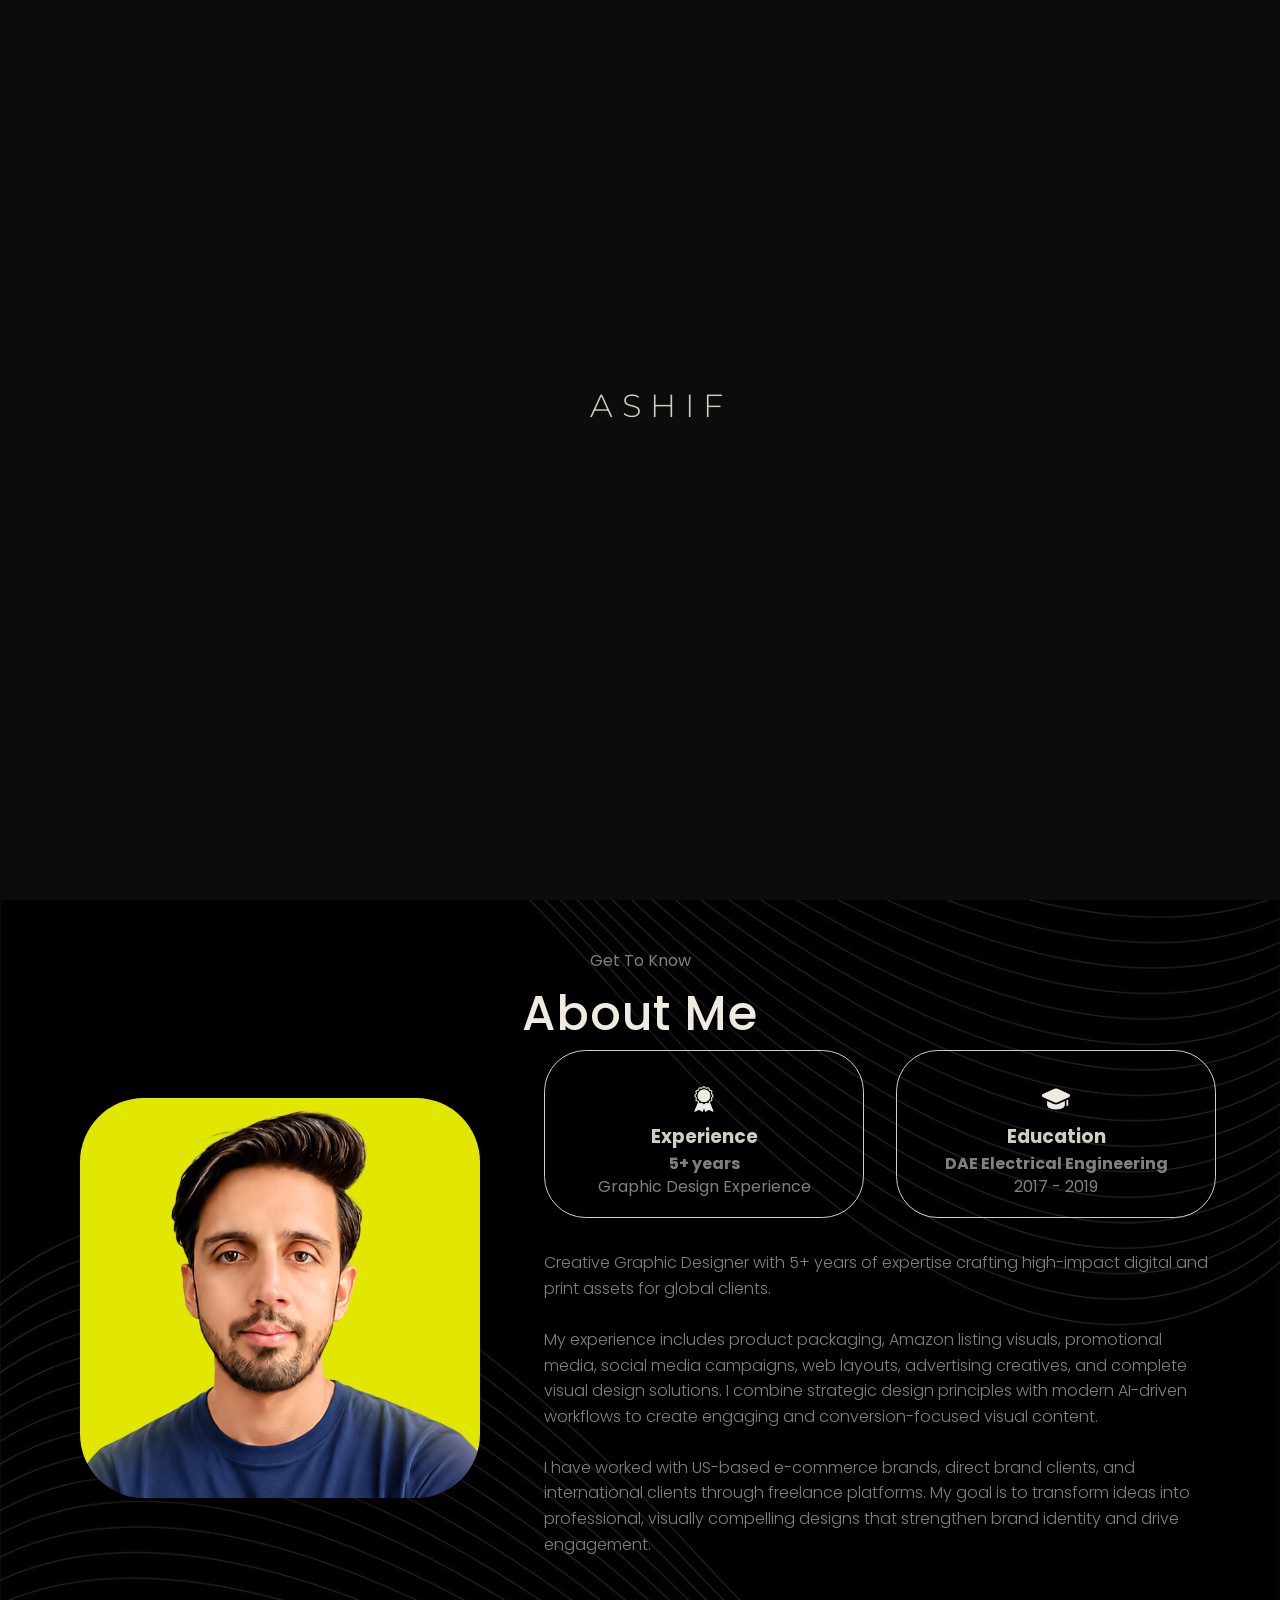
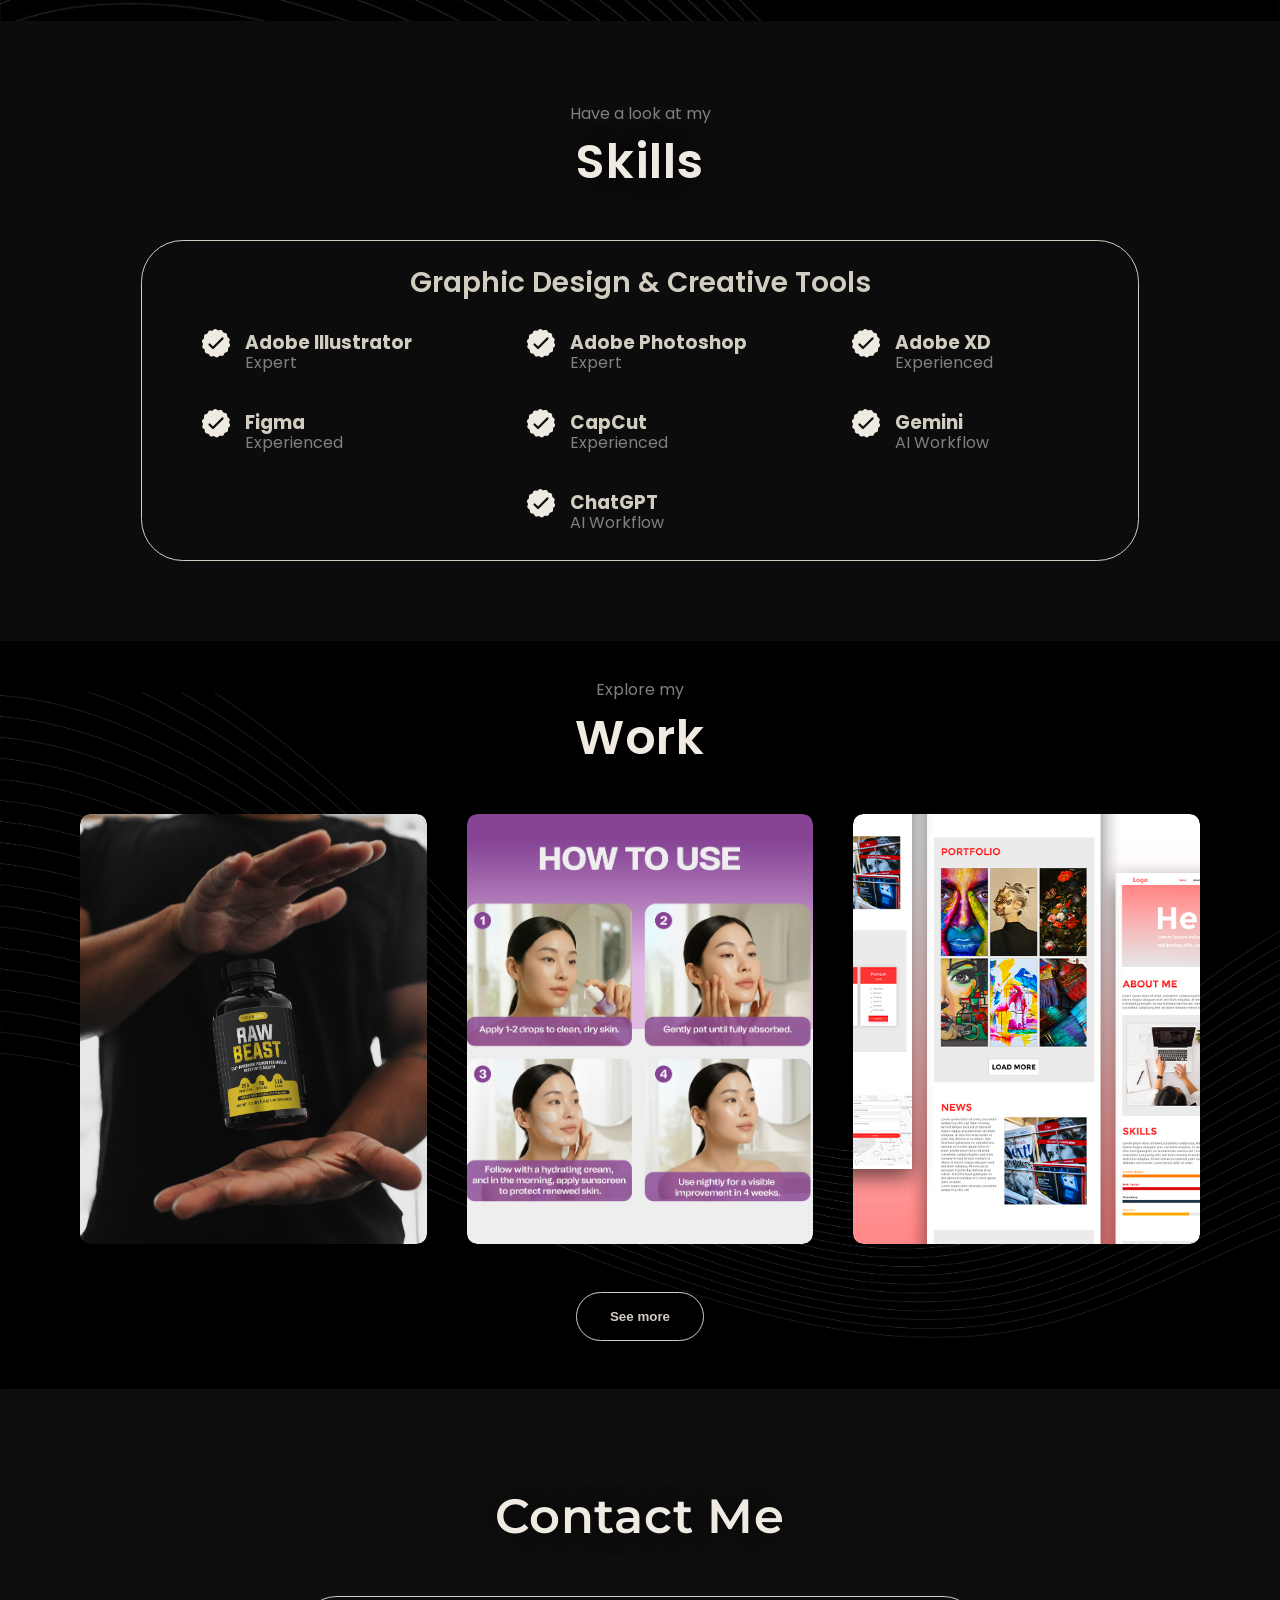
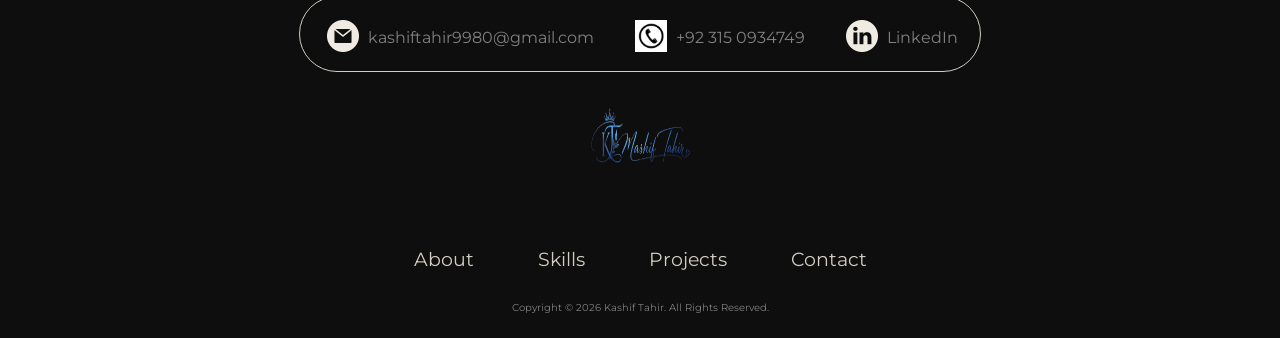
<file: index.html>
<!DOCTYPE html>
<html lang="en">

<head>
    <meta charset="UTF-8">
    <meta name="viewport" content="width=device-width, initial-scale=1.0">
    <title>Kashif Tahir - Graphic Designer</title>
    <link rel="stylesheet" href="style.css">
    <link rel="stylesheet" href="mediaqueries.css">
</head>

<body bgcolor="#070707">

    <div class="intro">
        <h1 class="logo-header">
            <span class="intro-logo">K</span>
            <span class="intro-logo">A</span>
            <span class="intro-logo">S</span>
            <span class="intro-logo">H</span>
            <span class="intro-logo">I</span>
            <span class="intro-logo">F</span>
        </h1>
    </div>

    <nav id="desktop-nav" class="bgcolor">
        <div class="logo">
            <img src="./Assets/logo.png" alt="Kashif Tahir" onclick="location.href='./#profile'">
        </div>

        <div>
            <ul class="nav-links">
                <li><a href="#about">About</a></li>
                <li><a href="#skills">Skills</a></li>
                <li><a href="#projects">Projects</a></li>
                <li><a href="#contact">Contact</a></li>
            </ul>
        </div>
    </nav>

    <nav id="hamburger-nav">
        <div class="logo">Kashif Tahir</div>

        <div class="hamburger-menu">
            <div class="hamburger-icon" onclick="togglemenu()">
                <span></span>
                <span></span>
                <span></span>
            </div>

            <div class="menu-links" onclick="togglemenu()">
                <li><a href="#about" onclick="togglemenu()">About</a></li>
                <li><a href="#skills" onclick="togglemenu()">Skills</a></li>
                <li><a href="#projects" onclick="togglemenu()">Projects</a></li>
                <li><a href="#contact" onclick="togglemenu()">Contact</a></li>
            </div>
        </div>
    </nav>

    <!-- Profile -->
    <section id="profile">

        <div class="section__pic-container">
            <img class="home-pic"
                src="./Assets/hero.jpeg"
                alt="Kashif Tahir Graphic Designer">
        </div>

        <div class="section__text" class="show">

            <p class="section__text__p1">
                Hello there, I'm
            </p>

            <h1 class="title">
                Kashif Tahir
            </h1>

            <p class="section__text__p2">
                Graphic Designer
            </p>

            <div class="btn-container">

                <button class="btn btn-color-2"
                    onclick="window.open('./Assets/KASHIF-TAHIR-resume.pdf')">
                    My Resume
                </button>

                <button class="btn btn-color-1"
                    onclick="location.href='./#contact'">
                    Get in touch
                </button>

            </div>

        </div>
    </section>


    <!-- About -->
    <section id="about">

        <p class="section__text">
            Get To Know
        </p>

        <h1 class="title2">
            About Me
        </h1>

        <div class="section-container">

            <div class="section__pic-container">
                <img src="./Assets/hero.jpeg"
                    alt="Kashif Tahir Profile Picture"
                    class="about-pic">
            </div>

            <div class="about-details-container">

                <div class="about-containers">

                    <!-- Experience -->
                    <div class="details-container">

                        <img src="./Assets/experience.png"
                            alt="experience icon"
                            class="icon">

                        <h3 class="about-headings">
                            Experience
                        </h3>

                        <p>
                            <b>5+ years</b><br>
                            Graphic Design Experience
                        </p>

                    </div>


                    <!-- Education -->
                    <div class="details-container">

                        <img src="./Assets/graduation.png"
                            alt="education icon"
                            class="icon">

                        <h3 class="about-headings">
                            Education
                        </h3>

                        <p>
                            <b>DAE Electrical Engineering</b><br>
                            2017 - 2019
                        </p>

                    </div>

                </div>


                <!-- About Description -->
                <div class="text-container">

                    <p>
                        Creative Graphic Designer with 5+ years of expertise
                        crafting high-impact digital and print assets for
                        global clients.

                        <br><br>

                        My experience includes product packaging, Amazon
                        listing visuals, promotional media, social media
                        campaigns, web layouts, advertising creatives, and
                        complete visual design solutions. I combine strategic
                        design principles with modern AI-driven workflows to
                        create engaging and conversion-focused visual content.

                        <br><br>

                        I have worked with US-based e-commerce brands,
                        direct brand clients, and international clients through
                        freelance platforms. My goal is to transform ideas into
                        professional, visually compelling designs that strengthen
                        brand identity and drive engagement.

                    </p>

                </div>

            </div>

        </div>

    </section>


    <!-- Skills -->
    <section id="skills">

        <p class="section__text">
            Have a look at my
        </p>

        <h1 class="title">
            Skills
        </h1>

        <div class="skills-details-container">

            <div class="sk-details-container">

                <h2 class="skills-subtitle">
                    Graphic Design & Creative Tools
                </h2>

                <div class="article-container">

                    <article>
                        <img src="./Assets/checkmark.png"
                            alt="skills checkmark"
                            class="icon">

                        <div>
                            <h3>Adobe Illustrator</h3>
                            <p>Expert</p>
                        </div>
                    </article>


                    <article>
                        <img src="./Assets/checkmark.png"
                            alt="skills checkmark"
                            class="icon">

                        <div>
                            <h3>Adobe Photoshop</h3>
                            <p>Expert</p>
                        </div>
                    </article>


                    <article>
                        <img src="./Assets/checkmark.png"
                            alt="skills checkmark"
                            class="icon">

                        <div>
                            <h3>Adobe XD</h3>
                            <p>Experienced</p>
                        </div>
                    </article>


                    <article>
                        <img src="./Assets/checkmark.png"
                            alt="skills checkmark"
                            class="icon">

                        <div>
                            <h3>Figma</h3>
                            <p>Experienced</p>
                        </div>
                    </article>


                    <article>
                        <img src="./Assets/checkmark.png"
                            alt="skills checkmark"
                            class="icon">

                        <div>
                            <h3>CapCut</h3>
                            <p>Experienced</p>
                        </div>
                    </article>


                    <article>
                        <img src="./Assets/checkmark.png"
                            alt="skills checkmark"
                            class="icon">

                        <div>
                            <h3>Gemini</h3>
                            <p>AI Workflow</p>
                        </div>
                    </article>


                    <article>
                        <img src="./Assets/checkmark.png"
                            alt="skills checkmark"
                            class="icon">

                        <div>
                            <h3>ChatGPT</h3>
                            <p>AI Workflow</p>
                        </div>
                    </article>

                </div>

            </div>

        </div>

    </section>


    <!-- Projects / Work -->
    <section id="projects">

        <p class="section__text">
            Explore my
        </p>

        <h1 class="title">
            Work
        </h1>

        <div class="work-list">

            <a href="./Assets/work1.jpeg">
                <div class="work">

                    <img src="./Assets/work1.jpeg"
                        alt="Social Media Design">

                    <div class="layer">
                        <h3>Social Media Design</h3>
                    </div>

                </div>
            </a>


            <a href="./Assets/work12.jpeg">
                <div class="work">

                    <img src="./Assets/work12.jpeg"
                        alt="Print Media Design">

                    <div class="layer">
                        <h3>Print Media Design</h3>
                    </div>

                </div>
            </a>


            <a href="./Assets/work3.jpeg">
                <div class="work">

                    <img src="./Assets/work3.jpeg"
                        alt="Amazon & E-Commerce Design">

                    <div class="layer">
                        <h3>Amazon & E-Commerce Design</h3>
                    </div>

                </div>
            </a>

        </div>

        <a href="projects.html">
            <button class="btn btn-color-2">
                See more
            </button>
        </a>

    </section>


    <!-- Contact -->
    <section id="contact">

        <p class="section__text"
            style="padding-bottom: 0.3rem;">
            Get In Touch
        </p>

        <h1 class="title"
            style="font-weight: 600;">
            Contact Me
        </h1>


        <div class="contact-info-upper-container">

            <!-- Email -->
            <div class="contact-info-container">

                <a href="mailto:kashiftahir9980@gmail.com">

                    <img src="./Assets/email.png"
                        alt="Email icon"
                        class="icon contact-icon">

                    <p>
                        kashiftahir9980@gmail.com
                    </p>

                </a>

            </div>


            <!-- Phone -->
            <div class="contact-info-container">

                <a href="tel:+923150934749">

                    <img src="./Assets/phone.png"
                        alt="Phone icon"
                        class="icon contact-icon">

                    <p>
                        +92 315 0934749
                    </p>

                </a>

            </div>


            <!-- LinkedIn -->
            <div class="contact-info-container">

                <a href="https://www.linkedin.com/in/kashif-tahir"
                    target="_blank">

                    <img src="./Assets/linkedin.png"
                        alt="LinkedIn icon"
                        class="icon contact-icon">

                    <p>
                        LinkedIn
                    </p>

                </a>

            </div>

        </div>


        <div class="logo">

            <img src="./Assets/logo.png"
                alt="Kashif Tahir"
                onclick="location.href='./#profile'">

        </div>

    </section>


    <!-- Footer -->
    <footer>

        <nav>

            <div class="nav-links-container2">

                <ul class="nav-links">

                    <li>
                        <a href="#about">
                            About
                        </a>
                    </li>

                    <li>
                        <a href="#skills">
                            Skills
                        </a>
                    </li>

                    <li>
                        <a href="#projects">
                            Projects
                        </a>
                    </li>

                    <li>
                        <a href="#contact">
                            Contact
                        </a>
                    </li>

                </ul>

            </div>

        </nav>

        <br>

        <p>
            Copyright &#169; 2026 Kashif Tahir.
            All Rights Reserved.
        </p>

    </footer>


    <script defer src="script.js"></script>

</body>

</html>
</file>
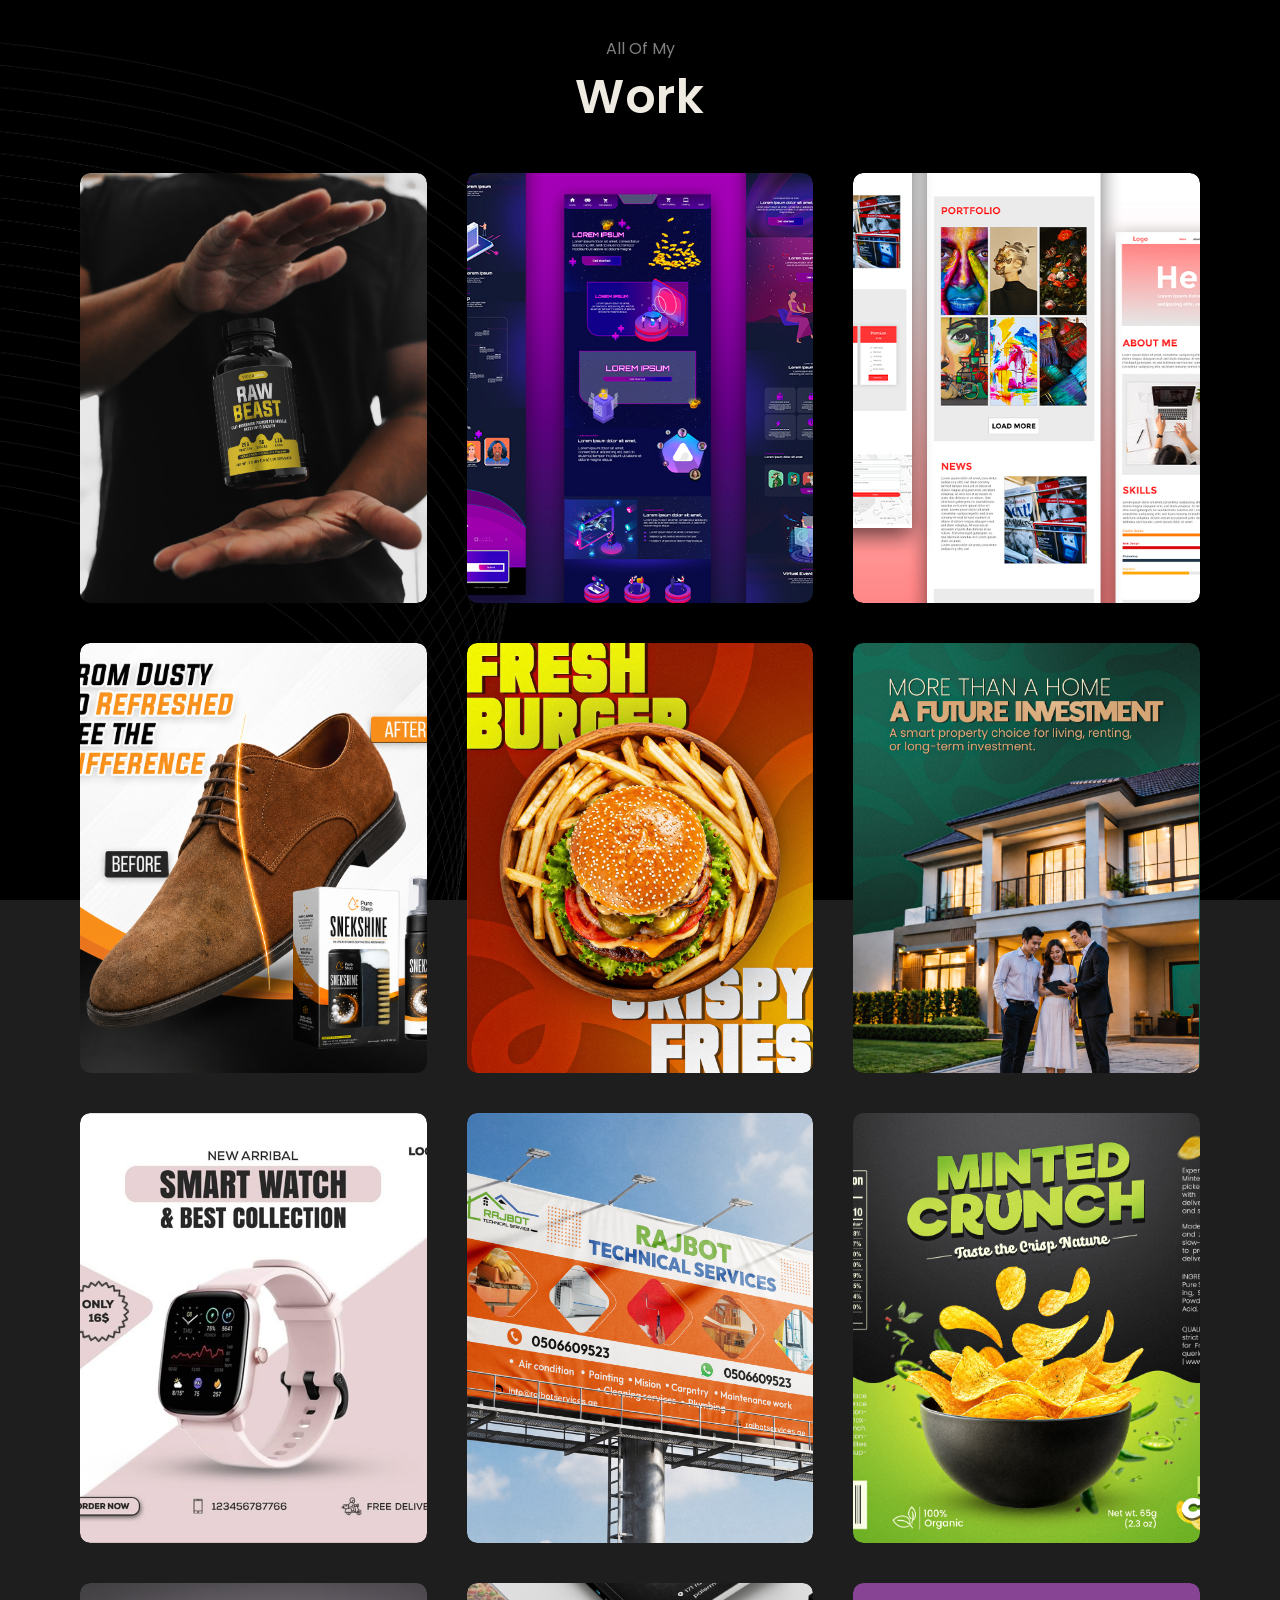
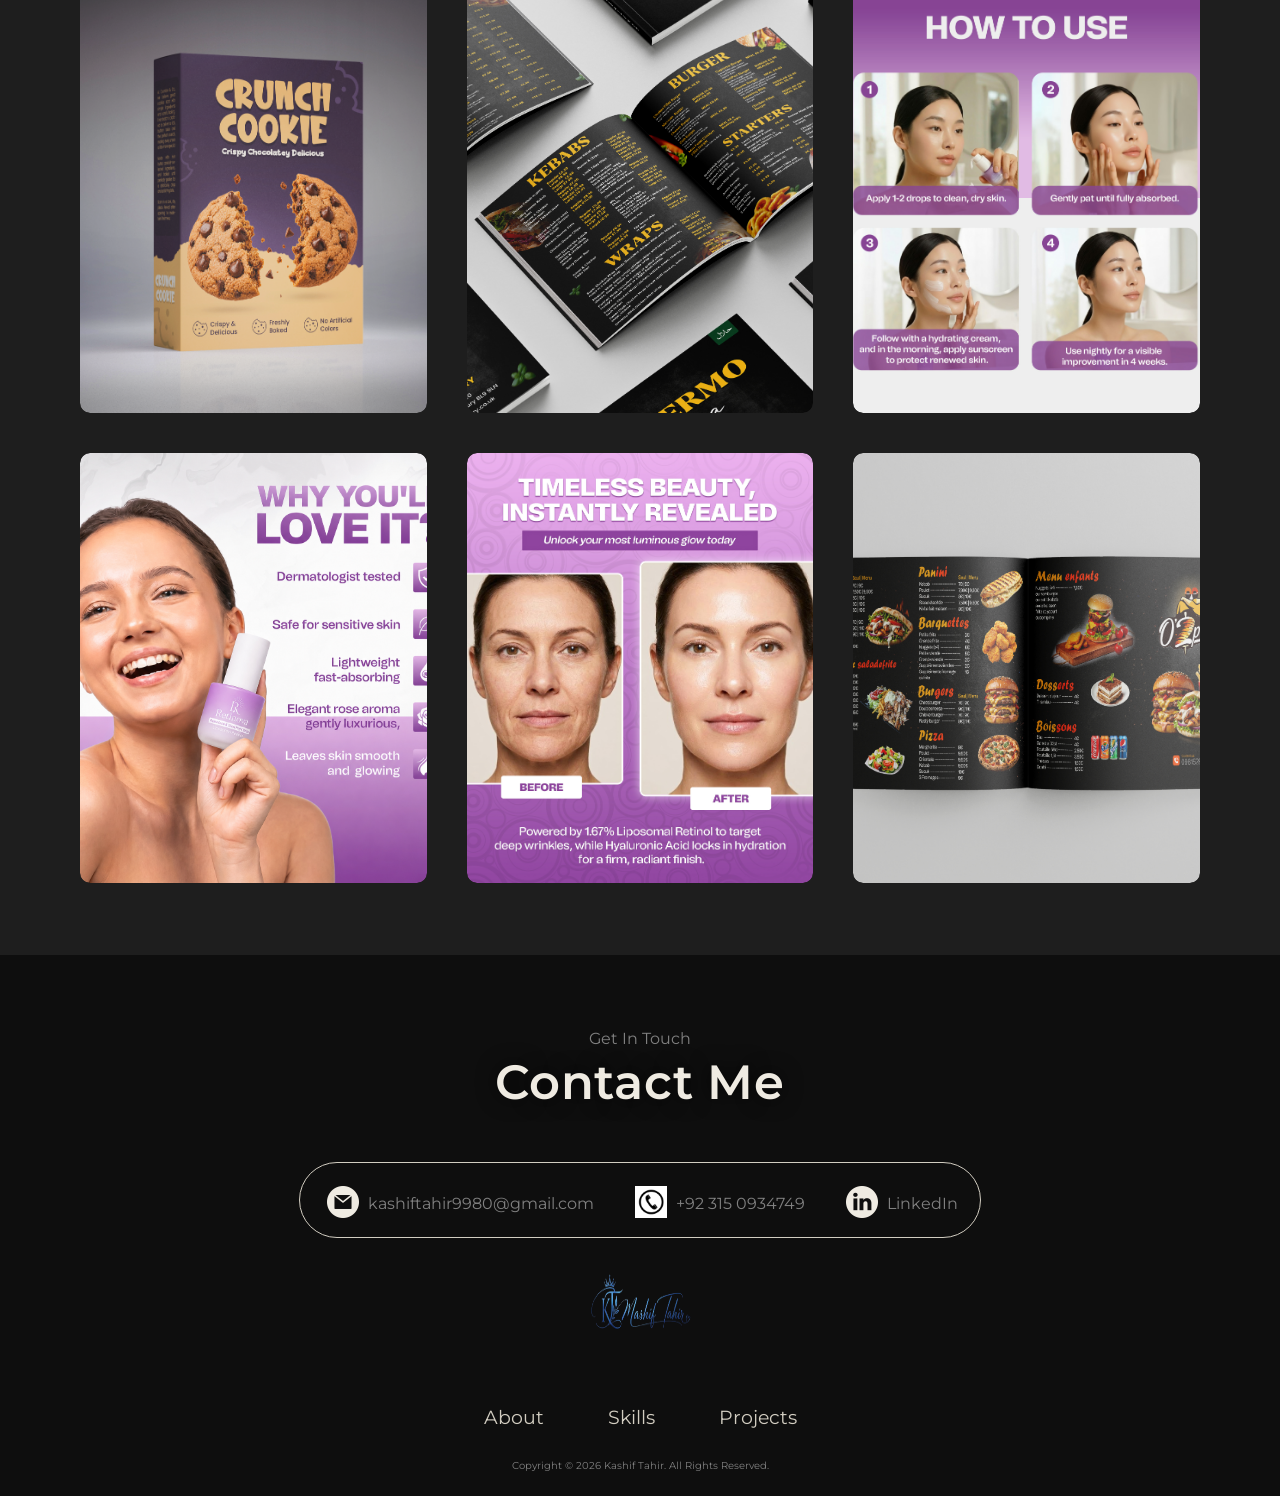
<file: projects.html>
<!DOCTYPE html>

<html lang="en">

<head>
    <meta charset="UTF-8">
    <meta name="viewport" content="width=device-width, initial-scale=1.0">
    <title>Kashif Tahir's Projects</title>
    <link rel="stylesheet" href="style.css">
    <link rel="stylesheet" href="mediaqueries.css">
</head>

<body>

<section id="all-projects">

    <p class="section__text">All Of My</p>
    <h1 class="title">Work</h1>

    <div class="work-list">

        <!-- Work 1 -->
        <a href="./Assets/work1.jpeg">
            <div class="work">
                <img src="./Assets/work1.jpeg" alt="Graphic Design Project 1">
                <div class="layer">
                    <h3>Social Media Design</h3>
                </div>
            </div>
        </a>

        <!-- Work 2 -->
        <a href="./Assets/work2.jpeg">
            <div class="work">
                <img src="./Assets/work2.jpeg" alt="Graphic Design Project 2">
                <div class="layer">
                    <h3>Social Media Creative</h3>
                </div>
            </div>
        </a>

        <!-- Work 3 -->
        <a href="./Assets/work3.jpeg">
            <div class="work">
                <img src="./Assets/work3.jpeg" alt="Graphic Design Project 3">
                <div class="layer">
                    <h3>Social Media Campaign</h3>
                </div>
            </div>
        </a>

        <!-- Work 4 -->
        <a href="./Assets/work4.jpeg">
            <div class="work">
                <img src="./Assets/work4.jpeg" alt="Graphic Design Project 4">
                <div class="layer">
                    <h3>Social Media Post Design</h3>
                </div>
            </div>
        </a>

        <!-- Work 5 -->
        <a href="./Assets/work5.jpeg">
            <div class="work">
                <img src="./Assets/work5.jpeg" alt="Graphic Design Project 5">
                <div class="layer">
                    <h3>Product Packaging Design</h3>
                </div>
            </div>
        </a>

        <!-- Work 6 -->
        <a href="./Assets/work6.jpeg">
            <div class="work">
                <img src="./Assets/work6.jpeg" alt="Graphic Design Project 6">
                <div class="layer">
                    <h3>Creative Packaging Design</h3>
                </div>
            </div>
        </a>

        <!-- Work 7 -->
        <a href="./Assets/work7.jpeg">
            <div class="work">
                <img src="./Assets/work7.jpeg" alt="Graphic Design Project 7">
                <div class="layer">
                    <h3>Product Packaging Creative</h3>
                </div>
            </div>
        </a>

        <!-- Work 8 -->
        <a href="./Assets/work8.jpeg">
            <div class="work">
                <img src="./Assets/work8.jpeg" alt="Graphic Design Project 8">
                <div class="layer">
                    <h3>Packaging Artwork</h3>
                </div>
            </div>
        </a>

        <!-- Work 9 -->
        <a href="./Assets/work9.jpeg">
            <div class="work">
                <img src="./Assets/work9.jpeg" alt="Graphic Design Project 9">
                <div class="layer">
                    <h3>Amazon Product Listing</h3>
                </div>
            </div>
        </a>

        <!-- Work 10 -->
        <a href="./Assets/work10.jpeg">
            <div class="work">
                <img src="./Assets/work10.jpeg" alt="Graphic Design Project 10">
                <div class="layer">
                    <h3>Product Listing Design</h3>
                </div>
            </div>
        </a>

        <!-- Work 11 -->
        <a href="./Assets/work11.jpeg">
            <div class="work">
                <img src="./Assets/work11.jpeg" alt="Graphic Design Project 11">
                <div class="layer">
                    <h3>Creative Product Listing</h3>
                </div>
            </div>
        </a>

        <!-- Work 12 -->
        <a href="./Assets/work12.jpeg">
            <div class="work">
                <img src="./Assets/work12.jpeg" alt="Graphic Design Project 12">
                <div class="layer">
                    <h3>Print Media Design</h3>
                </div>
            </div>
        </a>

        <!-- Work 13 -->
        <a href="./Assets/work13.jpeg">
            <div class="work">
                <img src="./Assets/work13.jpeg" alt="Graphic Design Project 13">
                <div class="layer">
                    <h3>Print Advertisement Design</h3>
                </div>
            </div>
        </a>

        <!-- Work 14 -->
        <a href="./Assets/work14.jpeg">
            <div class="work">
                <img src="./Assets/work14.jpeg" alt="Graphic Design Project 14">
                <div class="layer">
                    <h3>Web Landing Page Design</h3>
                </div>
            </div>
        </a>

        <!-- Work 15 -->
        <a href="./Assets/work15.jpeg">
            <div class="work">
                <img src="./Assets/work15.jpeg" alt="Graphic Design Project 15">
                <div class="layer">
                    <h3>Modern Landing Page Design</h3>
                </div>
            </div>
        </a>

    </div>

</section>


<!-- Contact -->
<section id="contact">

    <p class="section__text" style="padding-bottom: 0.3rem;">
        Get In Touch
    </p>

    <h1 class="title" style="font-weight: 600;">
        Contact Me
    </h1>

    <div class="contact-info-upper-container">

        <!-- Email -->
        <div class="contact-info-container">
            <a href="mailto:kashiftahir9980@gmail.com">
                <img src="./Assets/email.png"
                    alt="Email icon"
                    class="icon contact-icon">

                <p>
                    kashiftahir9980@gmail.com
                </p>
            </a>
        </div>


        <!-- Phone -->
        <div class="contact-info-container">
            <a href="tel:+923150934749">
                <img src="./Assets/phone.png"
                    alt="Phone icon"
                    class="icon contact-icon">

                <p>
                    +92 315 0934749
                </p>
            </a>
        </div>


        <!-- LinkedIn -->
        <div class="contact-info-container">
            <a href="https://linkedin.com/in/kashif-tahir"
                target="_blank">
                <img src="./Assets/linkedin.png"
                    alt="LinkedIn icon"
                    class="icon contact-icon">

                <p>
                    LinkedIn
                </p>
            </a>
        </div>

    </div>


    <div class="logo">
        <img src="./Assets/logo.png"
            alt="Kashif Tahir"
            onclick="location.href='./#profile'">
    </div>

</section>


<!-- Footer -->
<footer>

    <nav>

        <div class="nav-links-container">

            <ul class="nav-links">

                <li>
                    <a href="index.html#about">
                        About
                    </a>
                </li>

                <li>
                    <a href="index.html#skills">
                        Skills
                    </a>
                </li>

                <li>
                    <a href="index.html#projects">
                        Projects
                    </a>
                </li>

            </ul>

        </div>

    </nav>

    <br>

    <p>
        Copyright &#169; 2026 Kashif Tahir.
        All Rights Reserved.
    </p>

</footer>


<script defer src="script.js"></script>

</body>

</html>
</file>
<file: style.css>
/*GENERAL*/

@import url('https://fonts.googleapis.com/css2?family=Montserrat:ital,wght@0,100..900;1,100..900&display=swap');
@import url('https://fonts.googleapis.com/css2?family=Poppins:ital,wght@0,100;0,200;0,300;0,400;0,500;0,600;0,700;0,800;0,900;1,100;1,200;1,300;1,400;1,500;1,600;1,700;1,800;1,900&display=swap');
@font-face {
    font-family: myfont;
    src: url("./Assets/BrittanySignature.ttf") format("ttf");
    font-weight: normal;
    font-style: normal;

}

*{
    margin: 0;
    padding: 0;
}

body {   
    font-family: "Montserrat", "Poppins" ;
    background-color: #0e0e0e;

}

body::-webkit-scrollbar {
    display: none;
}

html {
    scroll-behavior: smooth;
}

p {
    color: rgb(128, 128, 128);
}

/* INTRO SCREEN */

.intro{
    position: fixed;
    z-index: 2;
    left: 0;
    top: 0;
    width: 100%;
    height: 100vh;
    background-color: #0c0c0c;
    transition: 1s;
}

.logo-header {
    position: absolute;
    top: 45%;
    left: 50%;
    transform: translate(-50%, -50%);
    color: #d2cdc1;
}

.intro-logo {
    position: relative;
    display: inline-block;
    bottom: -25px;
    opacity: 0;
    font-weight: 300;
    font-family: 'Montserrat';
}

.intro-logo.active {
    bottom: 0;
    opacity: 1;
    transition: ease-in-out 0.5s;
}

.intro-logo.fade {
    bottom: 150px;
    opacity: 0;
    transition: ease-in-out 0.5s;
}


/*TRANSITION*/

a, .btn {
  transition: all 300ms ease;  
}

/*DESKTOP NAV*/

#desktop-nav {
    display: flex;
    width: 90%;
    
    position: absolute;
    justify-content: space-between;
    align-items: center;
    height: 10vh;
    padding: 0 5%;
    z-index: 1;

    /* transition: all 300ms ease; */
}

/* .bgcolor {
    background-color:none;
    transition: all 300ms ease;
} */


.nav-links {
    gap: 4rem;
    list-style: none;
    font-size: 1.2rem;
    margin-top: 0.3rem;

}

a {
    color: #d2cdc1;
    text-decoration: none;
    text-decoration-color: #141414;
}

nav a:hover {
    color: purple;
    text-decoration: underline;
    text-underline-offset: 0.8rem;
}

#desktop-nav .logo {
    display: flex;
    height: 65px;
    width: 105px;
    margin-top: 0.5rem;
    padding-left: 10px;
}

.logo:hover {
    cursor: pointer;
}

/*HAMBURGER NAV*/


#hamburger-nav, .nav-links {
    display: flex;
}

#hamburger-nav {
    justify-content: center;
    align-items: center;
    height: 10vh;
    padding-left: 5rem;
    padding-right: 6rem;
    position: absolute;
    background-color: transparent;
    color: transparent;
    z-index: 1;
}

#hamburger-nav {
    display: none;
}

.hamburger-menu {
    position: relative;
    display: inline-block;
}

.hamburger-icon {
    display: flex;
    flex-direction: column;
    justify-content: space-between;
    height: 24px;
    width: 30px;
    cursor: pointer;
}

.hamburger-icon span {
    width: 100%;
    height: 2px;
    background-color: #d2cdc1;
    transition: all 0.3 ease-in-out;
}

.menu-links {
    position: absolute;
    top: 100%;
    right: 0;
    background-color: #141414;
    width: fit-content;
    max-height: 0;
    overflow: hidden;
    transition: all 0.3 ease-in-out;
}

.menu-links a {
    display: block;
    padding: 10px;
    text-align: center;
    font-size: 1.5rem;
    color: #d2cdc1;
    text-decoration: none;
    transition: all 0.3 ease-in-out;
}

.menu-links li {
    list-style: none;
}

.menu-links.open {
    max-height: 300px;
}

.hamburger-icon.open span:first-child {
    transform: rotate(45deg) translate(10px,5px);
}

.hamburger-icon.open span:nth-child(2) {
    opacity: 0;;
}

.hamburger-icon.open span:last-child {
    transform: rotate(-45deg) translate(10px,-5px);
}

.hamburger-icon span:first-child {
    transform: none;
}

.hamburger-icon span:first-child {
    opacity: 1;
}

.hamburger-icon span:first-child {
    transform: none;
}

/*SECTIONS*/

section {
    padding-top: 4vh;
    height: 96vh;
    box-sizing: border-box;
    min-height: fit-content;
}

.section-container {
    display: flex;
}

/*PROFILE SECTION*/

#profile {
    padding-top: 3.5rem;
    display: flex;
    justify-content: center;
    gap: 10rem;
    height: 100vh;
    background-color: #0a0a0a;
    background-image: url('./Assets/bg.png');
    background-size: cover;
    background-repeat: no-repeat;
    background-attachment: fixed;
    background-position: center;
    background-blend-mode: overlay;
    background-size: 105%;
}



.home-pic {
    display: flex;
    height: 400px;
    width: 400px;
    margin: 9.4rem 0;
    border-radius: 50%;
    box-shadow: 0 0 25px rgba(0, 0, 0,0.4);
}

.section__text {
    align-self: center;
    text-align: center;
    opacity: 0;
    transition: all 800ms;
    filter: blur(5px);
}

.show{
    opacity: 1;
    filter: blur(0);

}

.section__text p {
    color: #a9a69e;
    text-shadow: 0 0 20px rgba(0,0,0, 0.744);
}

.section__text__p1 {
    font-weight: 600;
    text-align: center;
    font-size: 1.5rem;
    margin-bottom: 0.4rem;
    margin-top: 0.7rem;
}

.section__text__p2 {
    font-weight: 400;
    letter-spacing: 0.1rem;
    font-size: 1.2rem;
}

.title {
    font-weight: 700;
    font-size: 3rem;
    text-align: center;
    color: #efebe2;
    margin-bottom: 0.6rem;
    text-shadow: 0 0 20px rgba(0,0,0, 0.744);
    letter-spacing: 0.05rem;
}

#socials_container {
    display: flex;
    justify-content: center;
    margin-top: 2rem;
    gap: 1rem;
}

/*ICONS*/

.icon {
    cursor: pointer;
    height: 2rem;
    margin-top: 1rem;
    text-shadow: 0 0 20px rgba(0,0,0, 0.8);
    padding-inline: 5px;
}

.btn-container {
    display: flex;
    justify-content: center;
    gap: 1rem;
    transition-delay: 1s;
}

.btn {
    font-weight: 600;
    transition: all 300ms ease;
    padding: 1rem;
    width: 8rem;
    border-radius: 2rem;
    margin-top: 1.4rem;   
    box-shadow: 0 0 20px rgba(0, 0, 0, 0.8);
    text-shadow: 0 0 20px rgba(0,0,0, 0.8);
}

.btn-color-1, .btn-color-2 {
    border: #d2cdc1 0.1rem solid;
}
.btn-color-2 {
    color: #d2cdc1;
}

.btn-color-1:hover, .btn-color-2:hover {
    cursor: pointer;
}

.btn-color-2:hover {
    background: none;
    color: purple;
    border: purple 0.1rem solid;
    box-shadow: 0 0 20px rgba(128,0,128,0.3);
}

.btn-color-1:hover {
    background: purple;
    color: #d2cdc1;
    border: purple;
    box-shadow: 0 0 20px rgba(128,0,128,0.3);
}

.btn-color-2 {
    background: none;
}

btn-color-2:hover {
    border:#d2cdc1 0.1rem solid;
}

.btn-container {
    gap: 1.5rem;
}

/*ABOUT SECTION*/

#about {
    position: relative;
    padding-top: 3rem;
    padding-bottom: 4rem;
    height: auto;
    background-color: #222222;
    background-image: url('./Assets/black.jpg');
    background-size: cover;
    background-repeat: no-repeat;
    background-blend-mode: overlay;
    font-family: "Poppins";
}

.title2 {
    font-family: "Poppins", sans-serif;
    color: #efebe2;
    margin-top: 0.3rem;
    font-weight: 500;
    font-size: 3rem;
    text-align: center;
    text-shadow: 0 0 20px rgba(0,0,0, 0.744);
    letter-spacing: 0.05rem;
}

.about-pic {
    height: 400px;
    width: 400px;
    margin-left: 3rem;
    margin-top: 3rem;
    border-radius: 4rem;
    box-shadow: 0 0 25px rgba(0, 0, 0,0.4);
}

.about-containers {
    gap: 2rem;
    margin-bottom: 2rem;
    padding-left: 2rem;
    padding-right: 2rem;
    justify-content: center;
}

.about-details-container {
    justify-content: center;
    flex-direction: column;
    flex: 1;
}

.about-containers,
.about-details-container {
    display: flex;
}

.section-container {
    gap: 2rem;
    height: auto;
    align-items: flex-start;
    padding: 0 2rem;
}

.details-container {
    padding: 1rem 1.5rem 1.2rem 1.5rem;
    flex: 1;
    background: none;
    border-radius: 2.6rem;
    border: #d2cdc1 0.1rem solid;
    text-align: center;
    line-height: 1.4rem;
    transition: all 300ms ease;
}

.details-container:hover {
    background: #0a0a0a;
    color: purple;
    border: purple 0.1rem solid;
    box-shadow: 0 0 20px rgba(128,0,128,0.3);
}

.about-headings {
    color: #d2cdc1;
    padding-top: 0.3rem;
    padding-bottom: 0.3rem;
}

.text-container {
    font-family: "Poppins", sans-serif;
    font-weight: 300;
    color: #d2cdc1;
    padding: 0 2rem 0 2rem;
    text-align: left;
    line-height: 1.6rem;
}

/*SKILLS*/

#skills {
    position: relative;
    background-image: url(./Assets/about.jpeg);
    padding: 5rem 0;
    height: 100vh;
    background-color: #0c0c0c;
    background-size: cover;
    background-repeat: no-repeat;
    background-blend-mode: overlay;
    font-family: "Poppins";
    background-position: center;
    background-attachment: fixed;
    height: fit-content;
}

#skills .title{
    font-weight: 600;
}

.skills-subtitle {
    color: #d2cdc1;
    font-weight: 600;
    font-size: 1.75rem;
    margin-bottom: 2rem;
    margin-top: 2rem;

}

.skills-details-container {
    display: flex;
    justify-content: center;
    flex-direction: column;
}

.article-container {
    display: flex;
    text-align: initial;
    flex-wrap: wrap;
    flex-direction: row;
    gap: 2rem;
    justify-content: space-evenly;
    padding-bottom: 1rem;
}

article {
    display: flex;
    width: 15rem;
    justify-content: left;
    gap: 0.5rem;
    margin-top: 0.5rem;
}
article .icon {
    cursor: default;
    margin-top: -4px;
}
article h3{
    color: #d2cdc1;
}

.sk-details-container {
    padding-bottom: 0.8rem;
    flex: 1;
    background: none;
    border-radius: 2.6rem;
    border: #070707 0.1rem solid;
    border-color: #d2cdc1;
    text-align: center;
    line-height: 1.25rem;
    margin-left: 11%;
    margin-right: 11%;
    margin-top: 2rem;
    padding-bottom: 0.7rem;
    transition: all 300ms ease;
}

.sk-details-container:hover{
    background: #0a0a0a;
    color: purple;
    border: purple 0.1rem solid;
    box-shadow: 0 0 15px rgba(128,0,128,0.2);
}



/* PROJECTS */

#projects {
    position: relative;
    background-image: url("./Assets/huji22.jpg");
    background-color: #1e1e1e;
    background-size: cover;
    background-repeat: no-repeat;
    background-blend-mode: overlay;
    font-family: "Poppins";
    height: fit-content;
    padding-bottom: 3rem;
}

#projects .title {
    font-weight: 600;
}

.work-list {
    display: grid;
    grid-template-columns: repeat(auto-fit, minmax(300px, 2fr));
    grid-gap: 40px;
    margin: 40px 5rem;
}

.work {
    border-radius: 10px;
    position: relative;
    overflow: hidden;
}

.work img {
    width: 100%;
    border-radius: 10px;
    display: block;
    aspect-ratio: 1/1;
    transition: transform 0.3s;
}

.layer {
    width: 100%;
    height: 0;
    background: linear-gradient(rgba(0,0,0,0), #070707) ;
    border-radius: 10px;
    position: absolute;
    left: 0;
    bottom: 0;
    overflow: hidden;
    display: flex;
    align-items: center;
    justify-content: center;
    flex-direction: column;
    text-align: center;
    transition: height 0.3s;
}

.layer h3 {
    color: #d2cdc1;
    text-shadow: 0 0 40px #070707;
    font-weight: 600;
}


.work img {
    height: 430px;
    width: 100%;
    object-fit: cover;
}

.work:hover img{
    transform: scale(1.1);
    width: 100%;
    border-radius: 10px;
    display: block;
    
}

.work:hover .layer {
    height: 100%;
}

.work:hover{
    box-shadow:  0 0 40px rgba(0, 0, 0, 0.204);
}

#projects button {
    margin: 3rem auto auto auto;
    display: block;
}


/* CONTACT */

#contact {
    height: 50vh;
    display: flex;
    justify-content: center;
    flex-direction: column;
    align-items: center;
    padding-bottom: 2rem;
}

.contact-info-upper-container {
    display: inline-block;
    justify-content: center;
    border-radius: 4rem;
    border: #d2cdc1 0.1rem solid;
    margin-top: 2.6rem;
    margin-left: auto;
    margin-right: auto;
    margin-bottom: 1rem;
    padding: 0.4rem;
    transition: all 0.3s ease;
}

.contact-info-upper-container:hover {
    border-color: purple;
    box-shadow: 0 0 30px rgba(128, 0, 128, 0.14);
}

.contact-info-container {
    display: inline-block;
    align-items: center;
    justify-content: center;
    gap: 1rem;
    margin: 0.05rem 1rem;
    padding-bottom: 0.5rem;
    width: auto;
}

.contact-info-container p {
    display: inline-block;
    justify-content: center;
    vertical-align: 9px;
}

.contact-info-container img:hover {
    color: purple;
    fill: purple;
}


#contact .logo img {
    display: flex;
    margin-top: 1rem;
    justify-content: center;
    align-items: center;
    height: 65px;
    width: 105px;
 
}

/* FOOTER */

footer{
    display: flex;
    flex-direction: column;
    align-items: center;
    justify-content: center;
}

footer .nav-links-container, .nav-links {
    padding: 0;
    margin: auto;
}
footer nav{
    padding: 0;
}

footer .nav-links-container2 {
    display: flex;
    flex-direction: column;
    justify-content: center;
    align-items: center;
    padding: 0;
    margin-top: 0.5rem;
}

.nav-links-container2 .nav-links{
    padding: 0;
    align-items: center;
    display: flex;
    flex-direction: row;
    justify-content: center;
}

footer p {
    display: flex;
    justify-content: center;
    margin-top: 0.7rem;
    padding-bottom: 1.5rem;
    font-size: x-small;
}


/* ALL PROJECTS PAGE */

#all-projects {
    position: relative;
    background-image: url("./Assets/huji25.jpg");
    background-color: #1e1e1e;
    background-size: cover;
    background-repeat: no-repeat;
    background-blend-mode: overlay;
    background-position: center;
    background-attachment: fixed;
    font-family: "Poppins";
    height: auto;
    padding-bottom: 2rem;
}

#all-projects p{
    height: 100%;
}


#all-projects .title{
    font-weight: 600;
}
</file>
<file: mediaqueries.css>
@media screen and (max-width: 1244px) {
    #about {
        height: fit-content;
        padding-bottom: 4rem;
    }
    .about-pic {
        width: 320px;
        height: 320px;
        margin-left: 2rem;
        margin-top: 3rem;
    }
    .about-containers {
        padding-right: 2rem;
        gap: 2rem;
    }
    .text-container {
        padding-right: 2rem;
    }
}

@media screen and (max-width: 1140px) {

    #desktop-nav .nav-links {
        display: none;
    }
    #desktop-nav {
        margin: 0;
        left: 0;
    }
    #hamburger-nav {
        display: flex;
        right: 0;
        padding-right: 5%;
    }
    #skills, .skills-details-container {
        padding-bottom: 3rem;
    }
    #profile {
        height: auto;
        padding-top: 7rem;
        padding-bottom: 2rem;
        display: flex;
        flex-direction: column;
        align-items: center;
        gap: 2rem;
    }
    .home-pic {
        width: 275px;
        height: 275px;
        margin: 0 auto;
    }

    /* About section - image left, cards+text stacked right */
    #about {
        height: fit-content;
        padding-bottom: 3rem;
    }
    #about .section-container {
        display: flex;
        flex-direction: row;
        align-items: flex-start;
        height: auto;
        padding: 0 2rem;
        gap: 2rem;
    }
    #about .section__pic-container {
        flex: 0 0 240px;
        display: flex;
        align-items: flex-start;
        justify-content: center;
    }
    #about .about-pic {
        width: 220px;
        height: 320px;
        margin: 0;
        margin-top: 0.5rem;
        border-radius: 2rem;
    }
    #about .about-details-container {
        flex: 1;
        display: flex;
        flex-direction: column;
        min-width: 0;
    }
    #about .about-containers {
        padding: 0;
        gap: 1rem;
        margin-bottom: 1.5rem;
        flex-wrap: nowrap;
        justify-content: center;
        align-items: stretch;
    }
    #about .about-containers .details-container {
        flex: 1;
        min-width: 0;
        padding: 0.3rem 0.8rem 0.4rem 0.8rem;
        line-height: 1rem;
        font-size: 0.65rem;
        border-radius: 1.5rem;
        display: flex;
        flex-direction: column;
        align-items: center;
        justify-content: center;
    }
    #about .about-containers .details-container p {
        font-size: 0.58rem;
        line-height: 1rem;
        margin-bottom: 0.2rem;
    }
    #about .about-containers .details-container p:last-child {
        margin-bottom: 0;
    }
    #about .about-containers .details-container h3 {
        font-size: 0.67rem;
        padding-top: 0.1rem;
        padding-bottom: 0.1rem;
    }
    #about .about-containers .details-container .icon {
        height: 1rem;
        margin-top: 0.2rem;
    }
    #about .text-container {
        padding: 0 0 1.5rem 0;
        line-height: 0.6rem;
        font-size: 0.62rem;
    }

    section {
        height: fit-content;
        padding: 5%;
    }
    .section-container {
        height: fit-content;
    }
    .intro {
        width: 100%;
    }

    #skills {
        height: fit-content;
    }
    .skills-details-container {
        padding: 0 8%;
    }
    .sk-details-container {
        margin: 0;
    }

    #contact {
        height: fit-content;
    }
    #contact .title {
        margin-bottom: 2rem;
    }
    .contact-info-upper-container {
        width: fit-content;
        display: flex;
        flex-direction: column;
        border-radius: 2rem;
        margin: 0;
        margin-bottom: 1rem;
        padding: 0;
        padding-bottom: 0.2rem;
    }
    footer {
        display: flex;
        flex-direction: column;
        align-items: center;
        justify-content: center;
    }
    footer .nav-links-container, .nav-links {
        padding: 0;
        margin: auto;
    }
    footer nav {
        padding: 0;
    }
    #all-projects {
        width: 100%;
        margin: 0;
    }
    .work-list {
        grid-template-columns: repeat(auto-fit, minmax(300px, 1fr));
        padding: 0 5%;
    }
}

@media screen and (max-width: 825px) {
    #about .section-container {
        flex-direction: column;
        align-items: center;
    }
    #about .section__pic-container {
        width: 100%;
        justify-content: center;
    }
    #about .about-pic {
        width: 240px;
        height: 280px;
        margin: 1rem auto;
    }
    #about .about-details-container {
        width: 100%;
    }
    #about .about-containers {
        justify-content: center;
    }
    #about .about-containers .details-container {
        min-width: 200px;
        max-width: 280px;
    }
}

@media screen and (max-width: 620px) {
    .work-list {
        margin: 0;
        grid-template-columns: auto;
    }
    section {
        width: auto;
        margin-left: 0;
        margin-right: 0;
        padding: 3%;
    }
    #contact {
        margin-top: 1rem;
    }
    #about .about-containers {
        flex-direction: column;
        align-items: center;
    }
    #about .about-containers .details-container {
        width: 90%;
        max-width: 320px;
    }
}

@media (prefers-reduced-motion) {
    .section__text {
        transition: none;
    }
}
</file>
